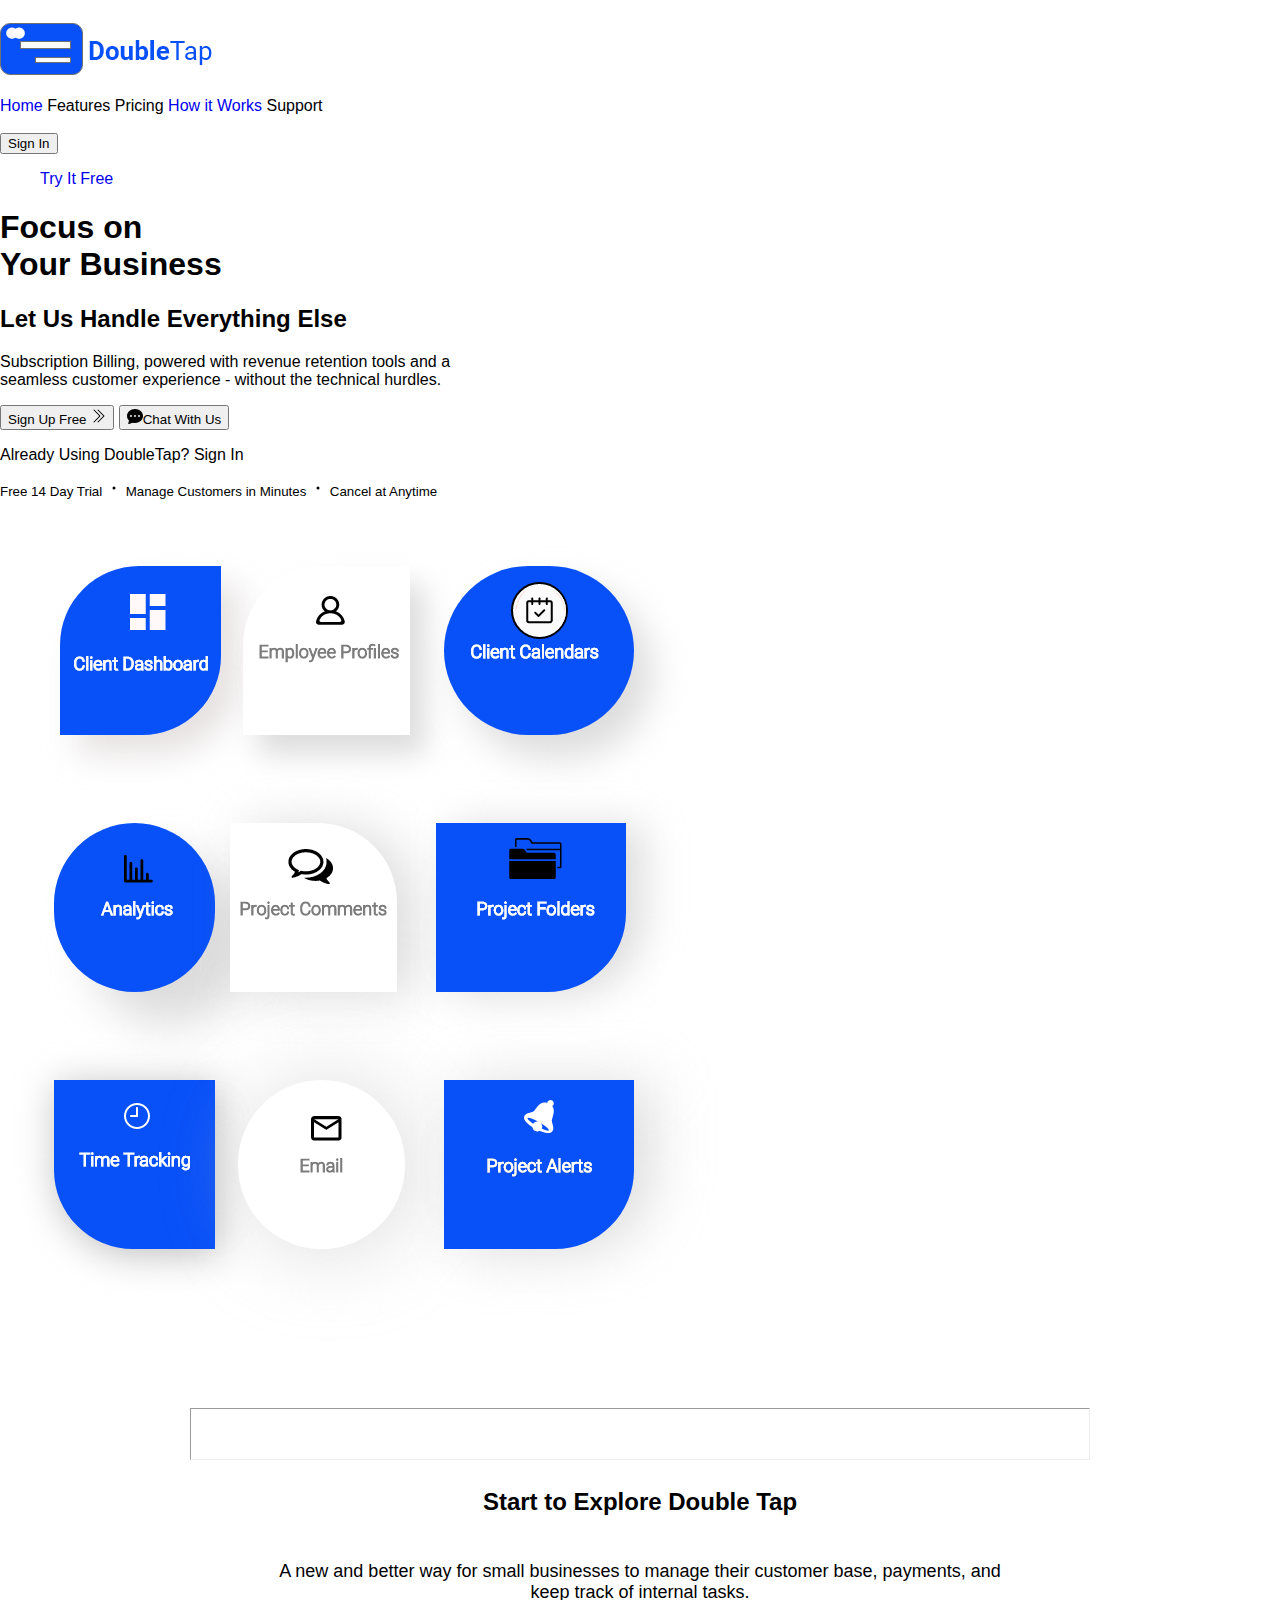
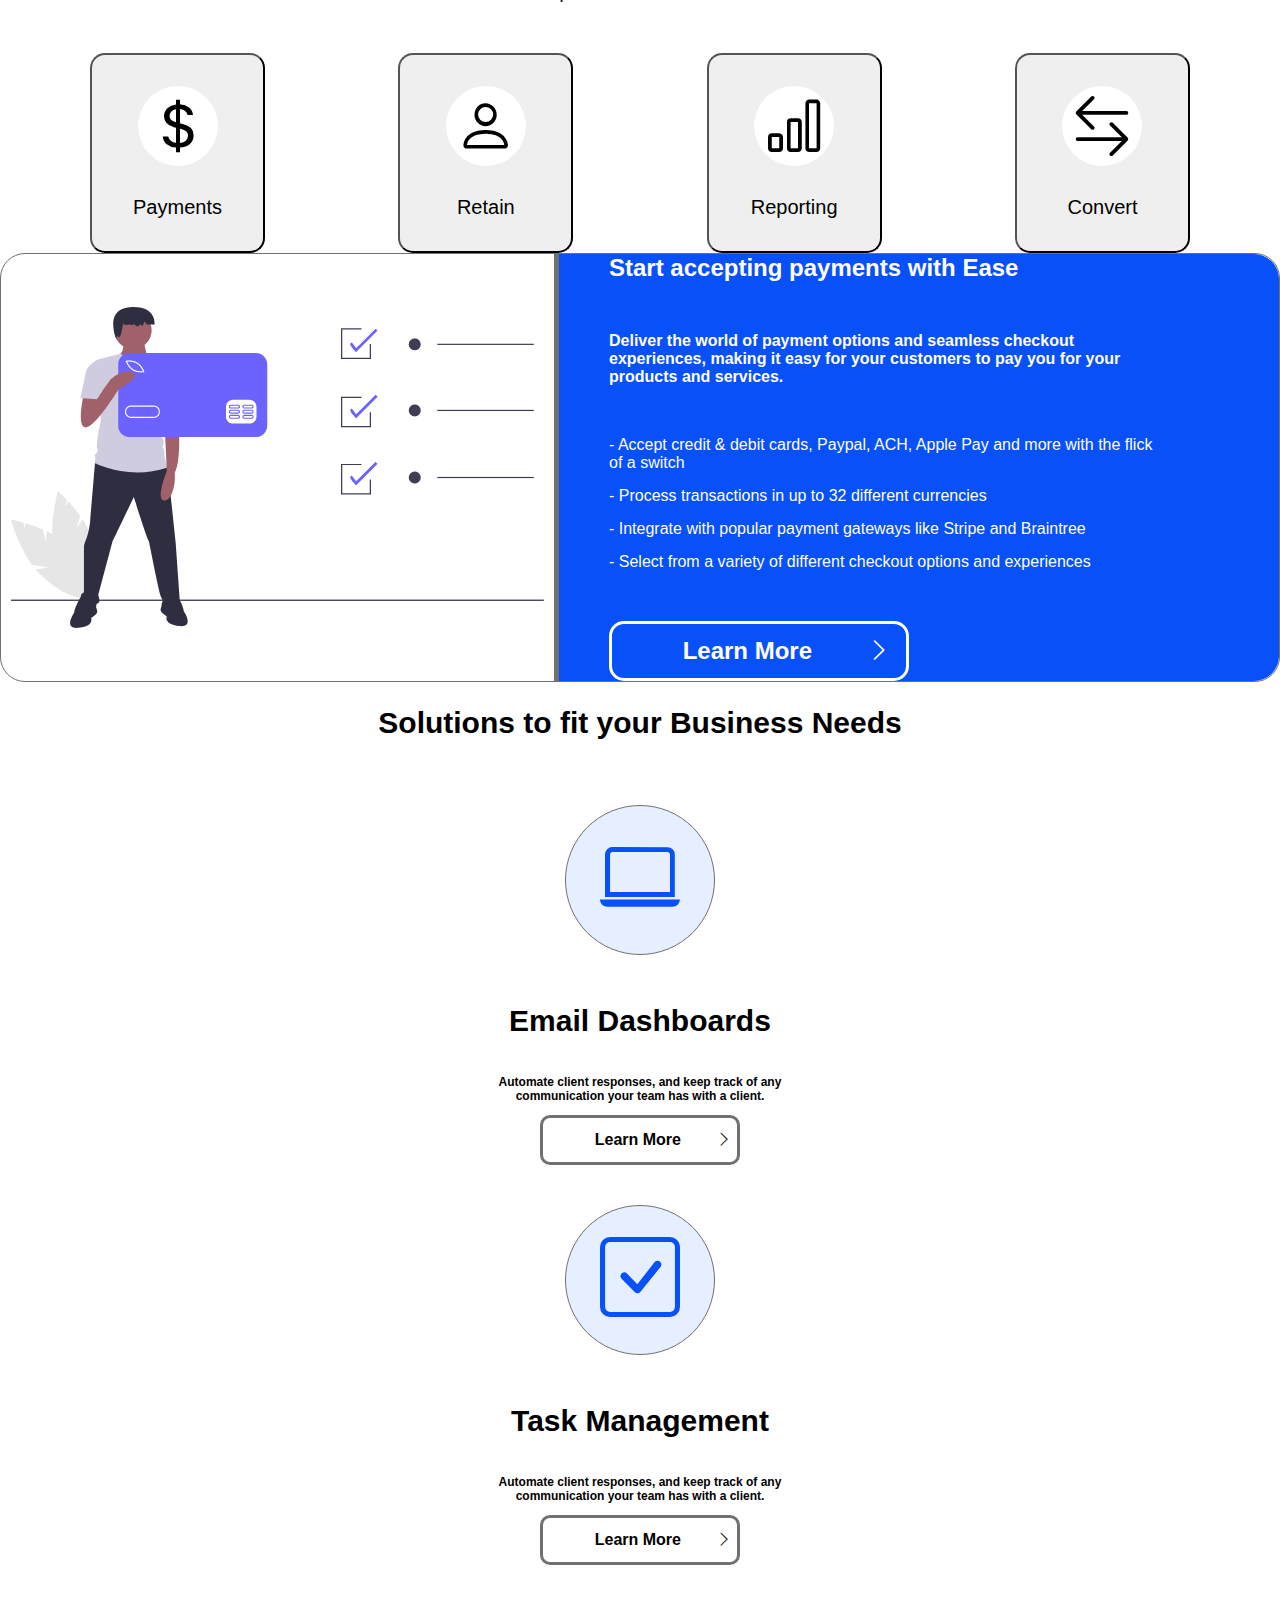
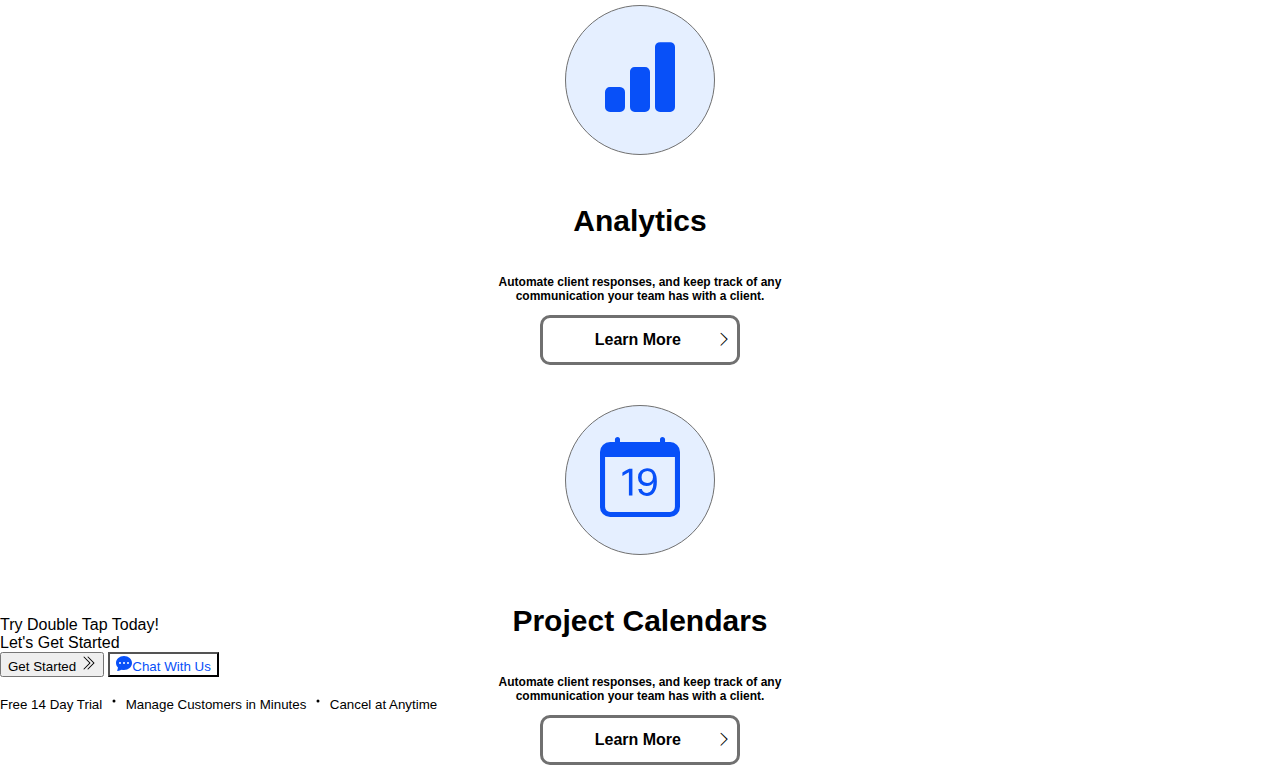
<file: index.html>
<!DOCTYPE html>
<html lang="en">
<head>
    <meta charset="UTF-8">
    <meta http-equiv="X-UA-Compatible" content="IE=edge">
    <meta name="viewport" content="width=device-width, initial-scale=1.0">
    <title>Landing</title>
    <!-- Bootstrap Link -->
    <link href="https://cdn.jsdelivr.net/npm/bootstrap@5.2.2/dist/css/bootstrap.min.css" rel="stylesheet" integrity="sha384-Zenh87qX5JnK2Jl0vWa8Ck2rdkQ2Bzep5IDxbcnCeuOxjzrPF/et3URy9Bv1WTRi" crossorigin="anonymous">
    <script src="https://cdn.jsdelivr.net/npm/bootstrap@5.2.2/dist/js/bootstrap.bundle.min.js" integrity="sha384-OERcA2EqjJCMA+/3y+gxIOqMEjwtxJY7qPCqsdltbNJuaOe923+mo//f6V8Qbsw3" crossorigin="anonymous"></script>
    <!-- Boostrap Icon Link -->
    <link rel="stylesheet" href="https://cdn.jsdelivr.net/npm/bootstrap-icons@1.9.1/font/bootstrap-icons.css">
    <!-- CSS Link -->
    <link rel="stylesheet" href="./assets/css/main.css">
</head>

<body>
<!-- START NAVBAR/TOP SECTION (LUCAS) -->
<!-- left section -->
<nav class="pt-5 pb-5">
    <div class="d-flex justify-content-around ">
  ​
      <div>
        <div>
          <img src="./assets/images/Logo-1.png" alt="...">
        </div>
      </div>
  ​
      <!-- middle section -->
  ​
      <div class="d-flex flex-row fs-4 pt-3">
  ​
        <a href="./index.html" class="nav-link active me-5 ms-5">Home</a>
        <a class="nav-link disabled me-5 ms-5">Features</a>
        <a class="nav-link disabled me-5 ms-5">Pricing</a>
        <a href="./how-it-works.html" class="nav-link active me-5 ms-5">How it Works</a>
        <a class="nav-link disabled me-5 ms-5">Support</a>
  ​
      </div>
  ​
  ​
      <!-- end section -->
      <div class="d-flex flex-row">
        <button class="btn btn-sm btn-outline-primary btn-lg me-4 fs-3 pe-3 ps-3" type="button">Sign In</button>
        <ul class="nav nav-pills">
  ​
          <a href="./sign-up.html" class="nav-link active fs-3 pe-3 ps-3" aria-current="page" href="#">Try It Free</a>
  ​
        </ul>
      </div>
    </div>
  </nav>

  <div class="container-flud container px-4 ">
    <div class="row">
      <div class="col-6">
        <h1 class="display-1 fw-bold lh-base mb-3 mt-5">Focus on <br> Your Business</h1>
        <h2 class="fs-2 mb-4">Let Us Handle Everything Else</h2>
        <p class="fs-4 fw-lighter mb-5">Subscription Billing, powered with revenue retention tools and a <br>seamless
          customer experience - without the technical hurdles.</p>
        <div class="mb-5">
          <!-- BUTTON #1 -->
          <a href="./sign-up.html"><button type="button" class="btn btn-primary btn-lg lh-lg me-3 pe-4 ps-4">Sign Up Free
            <svg xmlns="http://www.w3.org/2000/svg" width="16" height="16" fill="currentColor"
              class="bi bi-chevron-double-right ps-1" viewBox="0 0 16 16">
              <path fill-rule="evenodd"
                d="M3.646 1.646a.5.5 0 0 1 .708 0l6 6a.5.5 0 0 1 0 .708l-6 6a.5.5 0 0 1-.708-.708L9.293 8 3.646 2.354a.5.5 0 0 1 0-.708z" />
              <path fill-rule="evenodd"
                d="M7.646 1.646a.5.5 0 0 1 .708 0l6 6a.5.5 0 0 1 0 .708l-6 6a.5.5 0 0 1-.708-.708L13.293 8 7.646 2.354a.5.5 0 0 1 0-.708z" />
            </svg></button></a>
          <!-- BUTTON #2 -->
          <button type="button" class="btn btn-outline-primary btn-lg lh-lg pe-4 ps-4">
            <svg xmlns="http://www.w3.org/2000/svg" width="16" height="16" fill="currentColor"
              class="bi bi-chat-dots-fill pe-1" viewBox="0 0 16 16">
              <path
                d="M16 8c0 3.866-3.582 7-8 7a9.06 9.06 0 0 1-2.347-.306c-.584.296-1.925.864-4.181 1.234-.2.032-.352-.176-.273-.362.354-.836.674-1.95.77-2.966C.744 11.37 0 9.76 0 8c0-3.866 3.582-7 8-7s8 3.134 8 7zM5 8a1 1 0 1 0-2 0 1 1 0 0 0 2 0zm4 0a1 1 0 1 0-2 0 1 1 0 0 0 2 0zm3 1a1 1 0 1 0 0-2 1 1 0 0 0 0 2z"
                class="text-primary">
            </svg>Chat With Us</button>
        </div>
        <p class="lh-lg fs-4">Already Using DoubleTap? Sign In</p>
        <p class="lh-lg fs-5"><small>Free 14 Day Trial
            <svg xmlns="http://www.w3.org/2000/svg" width="16" height="16" fill="currentColor" class="bi bi-dot"
              viewBox="0 0 16 16">
              <path d="M8 9.5a1.5 1.5 0 1 0 0-3 1.5 1.5 0 0 0 0 3z" />
            </svg> Manage Customers in Minutes
            <svg xmlns="http://www.w3.org/2000/svg" width="16" height="16" fill="currentColor" class="bi bi-dot"
              viewBox="0 0 16 16">
              <path d="M8 9.5a1.5 1.5 0 1 0 0-3 1.5 1.5 0 0 0 0 3z" />
            </svg> Cancel at Anytime</small></p>
      </div>
      ​
      <div class="col-6">
        <img src="./assets/images/Header-Side-1.png">
      </div>
​
    </div>
<!-- END NAVBAR/TOP SECTION (LUCAS) -->

<!-- START LANDING SECTION (JOHN) -->
    <section class="land">
        <div class="land-top">
            <hr>
            <h2>Start to Explore Double Tap</h2>
            <p>A new and better way for small businesses to manage their customer base, payments, and keep track of internal tasks.</p>
            
            <div class="land-top-buttons">
                <a href="how-it-works.html">
                <button type="button" class="btn btn-outline-dark land-top-btn">
                    <i class="bi bi-currency-dollar land-top-icon"></i>
                    <p>Payments</p>
                </button></a>
                <a href="how-it-works.html">
                <button type="button" class="btn btn-outline-dark land-top-btn">
                    <i class="bi bi-person land-top-icon"></i>
                    <p>Retain</p>
                </button></a>
                <a href="how-it-works.html">
                <button type="button" class="btn btn-outline-dark land-top-btn">
                    <i class="bi bi-bar-chart land-top-icon"></i>
                    <p>Reporting</p>
                </button></a>
                <a href="how-it-works.html">
                <button type="button" class="btn btn-outline-dark land-top-btn">
                    <i class="bi bi-arrow-left-right land-top-icon"></i>
                    <p>Convert</p>
                </button></a>
            </div>
        </div>

        <div class="land-mid">
            <div class="land-hero">
                <img src="./assets/images/credit-card-picture.png" alt="">
            </div>

            <div class="land-hero-text">
                <h2>Start accepting payments with Ease</h2>
                <p>Deliver the world of payment options and seamless checkout experiences, 
                    making it easy for your customers to pay you for your products and services.</p>
                <ul class="land-hero-list">
                    <li>- Accept credit & debit cards, Paypal, ACH, Apple Pay and more with the flick of a switch</li>
                    <li>- Process transactions in up to 32 different currencies</li>
                    <li>- Integrate with popular payment gateways like Stripe and Braintree</li>
                    <li>- Select from a variety of different checkout options and experiences</li>
                </ul>
                <a href="how-it-works.html" class="land-btn-learn">Learn More<i class="bi bi-chevron-right"></i></a>
            </div>
        </div>

        <div class="land-bot">
            <h2>Solutions to fit your Business Needs</h2>

            <div class="container overflow-hidden text-center">
                <div class="row gy-5">
                    <div class="col-6">
                        <div class="p-3">
                            <div class="land-bot-icon-box">
                                <i class="bi bi-laptop"></i>
                            </div>
                            <h2>Email Dashboards</h2>
                            <p>Automate client responses, and keep track of any communication your team has with a client.</p>
                            <a href="how-it-works.html" class="land-btn-learn">Learn More<i class="bi bi-chevron-right"></i></a>
                        </div>
                    </div>

                    <div class="col-6">
                        <div class="p-3">
                            <div class="land-bot-icon-box">
                                <i class="bi bi-check-square"></i>
                            </div>
                            <h2>Task Management</h2>
                            <p>Automate client responses, and keep track of any communication your team has with a client.</p>
                            <a href="how-it-works.html" class="land-btn-learn">Learn More<i class="bi bi-chevron-right"></i></a>
                        </div>
                    </div>

                    <div class="col-6">
                        <div class="p-3">
                            <div class="land-bot-icon-box">
                                <i class="bi bi-bar-chart-fill"></i>
                            </div>
                            <h2>Analytics</h2>
                            <p>Automate client responses, and keep track of any communication your team has with a client.</p>
                            <a href="how-it-works.html" class="land-btn-learn">Learn More<i class="bi bi-chevron-right"></i></a>
                        </div>
                    </div>

                    <div class="col-6">
                        <div class="p-3">
                            <div class="land-bot-icon-box">
                                <i class="bi bi-calendar-date"></i>
                            </div>
                            <h2>Project Calendars</h2>
                            <p>Automate client responses, and keep track of any communication your team has with a client.</p>
                            <a href="how-it-works.html" class="land-btn-learn">Learn More<i class="bi bi-chevron-right"></i></a>
                        </div>
                    </div>
                </div>
            </div>
        </div>
    </section>
<!-- END LANDING SECTION (JOHN) -->

<!-- START FOOTER SECTION (LUCAS) -->
<footer class="mt-5">
    <div class="text-bg-primary p-3 text-center fs-5 pb-5 pt-5 mx-auto" style="width: 1300px">
        <p class="ratio" style="--bs-aspect-ratio: 5%;"></p>
        <div class="text-bg-primary p-3 text-center fs-1 fw-bold pt-5 pb-5">Try Double Tap Today!</div>
        <div class="text-bg-primary p-3 text-center fs-5 pb-5">Let's Get Started</div>
        <!-- BUTTON #1 -->
        <div class="text-bg-primary ps-3 text-center">
            <a href="./sign-up.html"><button type="button" class="btn btn-success btn-lg lh-lg me-3 pe-5 ps-5 pt-2 fs-5">Get Started
                <svg xmlns="http://www.w3.org/2000/svg" width="16" height="16" fill="currentColor"
                    class="bi bi-chevron-double-right ps-1" viewBox="0 0 16 16">
                    <path fill-rule="evenodd"
                        d="M3.646 1.646a.5.5 0 0 1 .708 0l6 6a.5.5 0 0 1 0 .708l-6 6a.5.5 0 0 1-.708-.708L9.293 8 3.646 2.354a.5.5 0 0 1 0-.708z" />
                    <path fill-rule="evenodd"
                        d="M7.646 1.646a.5.5 0 0 1 .708 0l6 6a.5.5 0 0 1 0 .708l-6 6a.5.5 0 0 1-.708-.708L13.293 8 7.646 2.354a.5.5 0 0 1 0-.708z" />
                </svg></button></a>
            <!-- BUTTON #2 -->
            <button type="button" class="btn text-wrap  fs-5 btn-lg lh-lg pe-4 ps-4 ms-5 btn-chat">
                <svg xmlns="http://www.w3.org/2000/svg" width="16" height="16" fill="currentColor"
                    class="bi bi-chat-dots-fill pe-1 " viewBox="0 0 16 16">
                    <path
                        d="M16 8c0 3.866-3.582 7-8 7a9.06 9.06 0 0 1-2.347-.306c-.584.296-1.925.864-4.181 1.234-.2.032-.352-.176-.273-.362.354-.836.674-1.95.77-2.966C.744 11.37 0 9.76 0 8c0-3.866 3.582-7 8-7s8 3.134 8 7zM5 8a1 1 0 1 0-2 0 1 1 0 0 0 2 0zm4 0a1 1 0 1 0-2 0 1 1 0 0 0 2 0zm3 1a1 1 0 1 0 0-2 1 1 0 0 0 0 2z"
                        class="text-primary">
                </svg>Chat With Us</button>
            <p class="ratio" style="--bs-aspect-ratio: 5%;"></p>
        </div>
        <small>Free 14 Day Trial
            <svg xmlns="http://www.w3.org/2000/svg" width="16" height="16" fill="currentColor" class="bi bi-dot"
                viewBox="0 0 16 16">
                <path d="M8 9.5a1.5 1.5 0 1 0 0-3 1.5 1.5 0 0 0 0 3z" />
            </svg> Manage Customers in Minutes
            <svg xmlns="http://www.w3.org/2000/svg" width="16" height="16" fill="currentColor" class="bi bi-dot"
                viewBox="0 0 16 16">
                <path d="M8 9.5a1.5 1.5 0 1 0 0-3 1.5 1.5 0 0 0 0 3z" />
            </svg> Cancel at Anytime</small></p>
        <p class="ratio" style="--bs-aspect-ratio: 10%;"></p>
    </div>
    </div>
</footer>
<!-- END FOOTER SECTION (LUCAS) -->
</body>
</html>
</file>
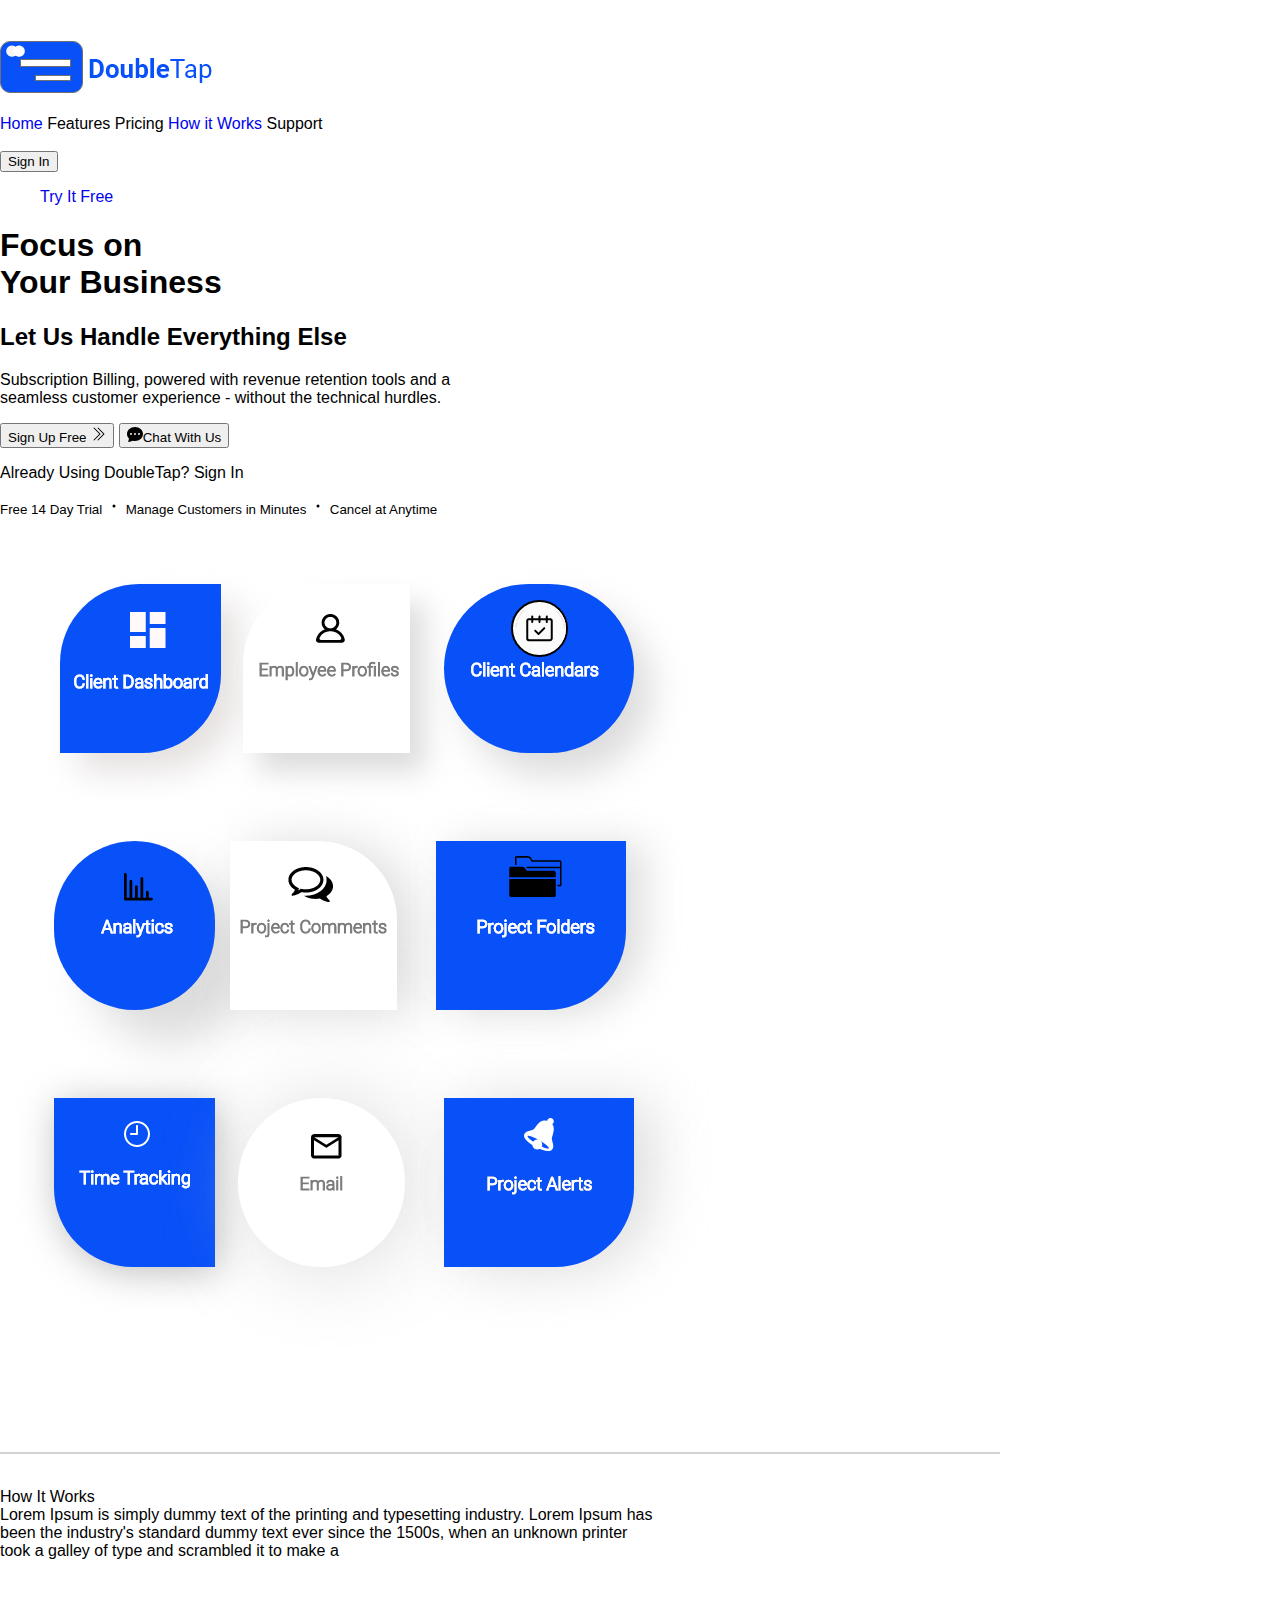
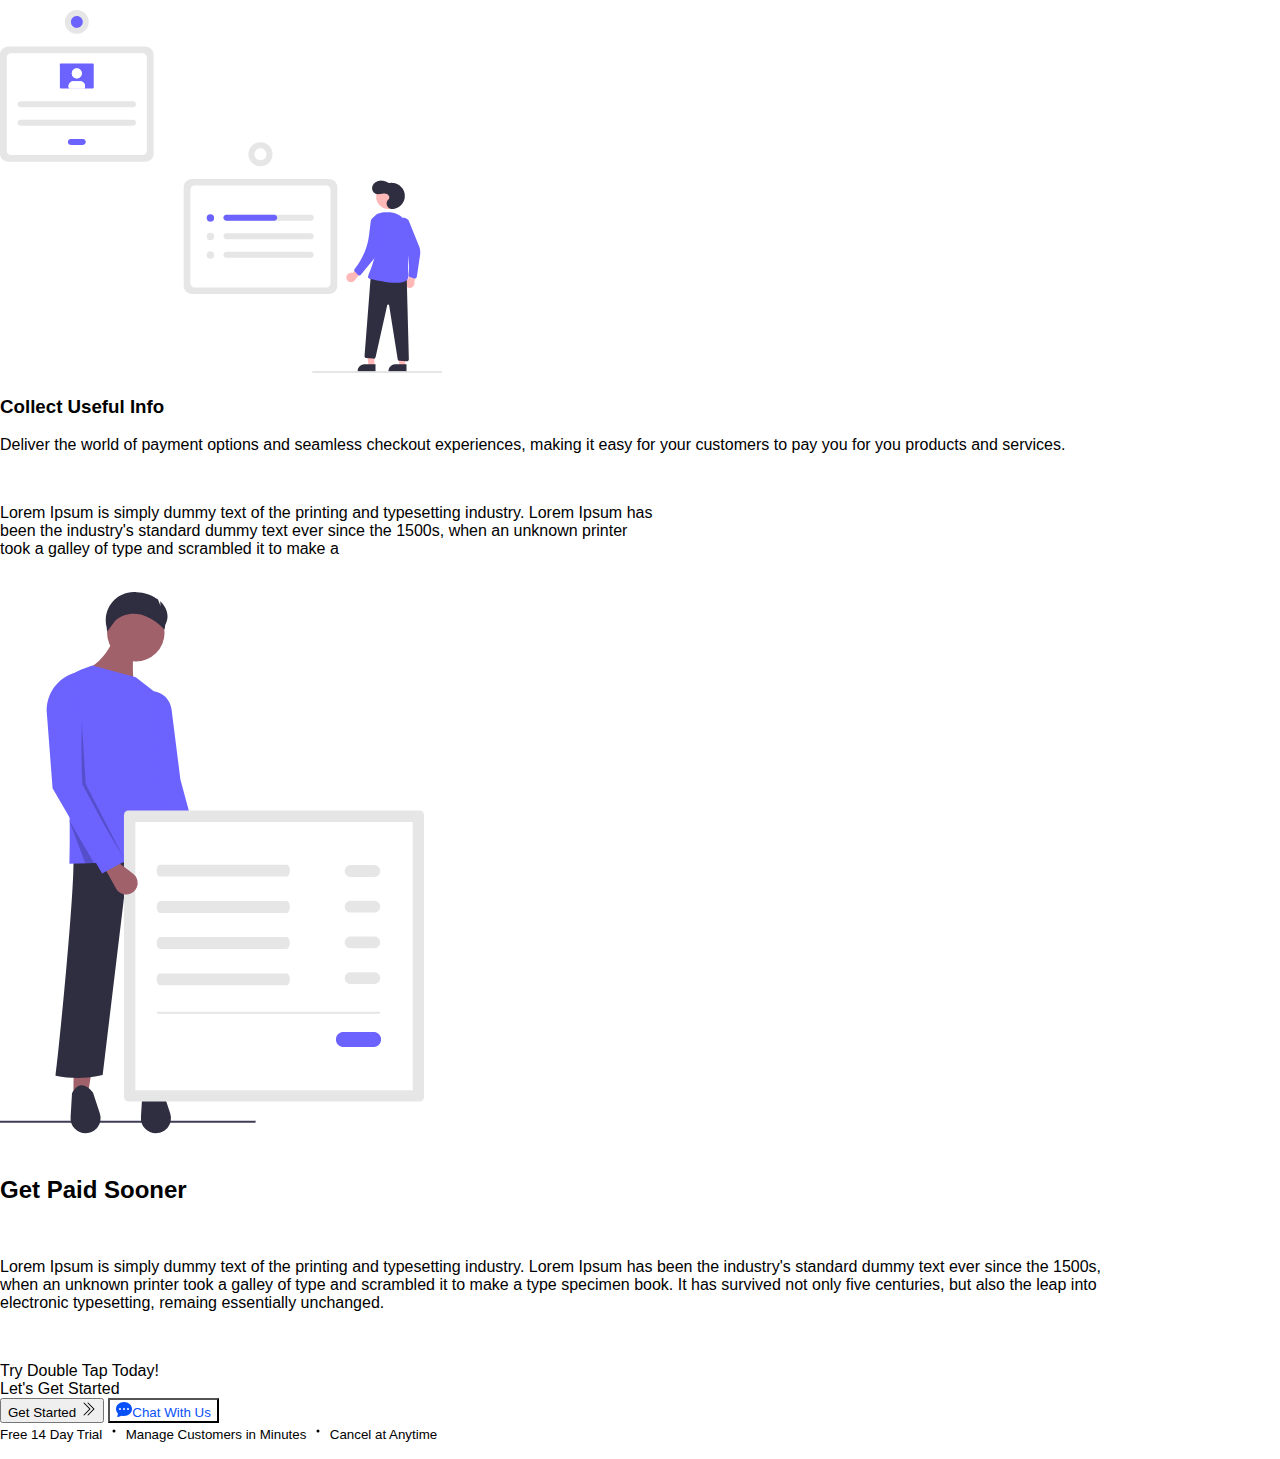
<file: how-it-works.html>
<!DOCTYPE html>
<html lang="en">
​
<head>
  <meta charset="UTF-8">
  <meta http-equiv="X-UA-Compatible" content="IE=edge">
  <meta name="viewport" content="width=device-width, initial-scale=1.0">
  <title>Nav Bar Hero</title>
  <link href="https://cdn.jsdelivr.net/npm/bootstrap@5.2.2/dist/css/bootstrap.min.css" rel="stylesheet"
    integrity="sha384-Zenh87qX5JnK2Jl0vWa8Ck2rdkQ2Bzep5IDxbcnCeuOxjzrPF/et3URy9Bv1WTRi" crossorigin="anonymous">
  <script src="https://cdn.jsdelivr.net/npm/bootstrap@5.2.2/dist/js/bootstrap.bundle.min.js"
    integrity="sha384-OERcA2EqjJCMA+/3y+gxIOqMEjwtxJY7qPCqsdltbNJuaOe923+mo//f6V8Qbsw3"
    crossorigin="anonymous"></script>
  <link rel="stylesheet" href="./assets/css//main.css">
</head>
​
<body>
<!-- START NAVBAR/TOP SECTION (LUCAS) -->
<!-- left section -->
<nav class="pt-5 pb-5">
  <div class="d-flex justify-content-around ">
​
    <div>
      <div>
        <img src="./assets/images/Logo-1.png" alt="...">
      </div>
    </div>
​
    <!-- middle section -->
​
    <div class="d-flex flex-row fs-4 pt-3">
​
      <a href="./index.html" class="nav-link active me-5 ms-5">Home</a>
      <a class="nav-link disabled me-5 ms-5">Features</a>
      <a class="nav-link disabled me-5 ms-5">Pricing</a>
      <a href="./how-it-works.html" class="nav-link active me-5 ms-5">How it Works</a>
      <a class="nav-link disabled me-5 ms-5">Support</a>
​
    </div>
​
​
    <!-- end section -->
    <div class="d-flex flex-row">
      <button class="btn btn-sm btn-outline-primary btn-lg me-4 fs-3 pe-3 ps-3" type="button">Sign In</button>
      <ul class="nav nav-pills">
​
        <a href="./sign-up.html" class="nav-link active fs-3 pe-3 ps-3" aria-current="page" href="#">Try It Free</a>
​
      </ul>
    </div>
  </div>
</nav>

  <div class="container-flud container px-4 ">
    <div class="row">
      <div class="col-6">
        <h1 class="display-1 fw-bold lh-base mb-3 mt-5">Focus on <br> Your Business</h1>
        <h2 class="fs-2 mb-4">Let Us Handle Everything Else</h2>
        <p class="fs-4 fw-lighter mb-5">Subscription Billing, powered with revenue retention tools and a <br>seamless
          customer experience - without the technical hurdles.</p>
        <div class="mb-5">
          <!-- BUTTON #1 -->
          <a href="./sign-up.html"><button type="button" class="btn btn-primary btn-lg lh-lg me-3 pe-4 ps-4">Sign Up Free
            <svg xmlns="http://www.w3.org/2000/svg" width="16" height="16" fill="currentColor"
              class="bi bi-chevron-double-right ps-1" viewBox="0 0 16 16">
              <path fill-rule="evenodd"
                d="M3.646 1.646a.5.5 0 0 1 .708 0l6 6a.5.5 0 0 1 0 .708l-6 6a.5.5 0 0 1-.708-.708L9.293 8 3.646 2.354a.5.5 0 0 1 0-.708z" />
              <path fill-rule="evenodd"
                d="M7.646 1.646a.5.5 0 0 1 .708 0l6 6a.5.5 0 0 1 0 .708l-6 6a.5.5 0 0 1-.708-.708L13.293 8 7.646 2.354a.5.5 0 0 1 0-.708z" />
            </svg></button></a>
          <!-- BUTTON #2 -->
          <button type="button" class="btn btn-outline-primary btn-lg lh-lg pe-4 ps-4">
            <svg xmlns="http://www.w3.org/2000/svg" width="16" height="16" fill="currentColor"
              class="bi bi-chat-dots-fill pe-1" viewBox="0 0 16 16">
              <path
                d="M16 8c0 3.866-3.582 7-8 7a9.06 9.06 0 0 1-2.347-.306c-.584.296-1.925.864-4.181 1.234-.2.032-.352-.176-.273-.362.354-.836.674-1.95.77-2.966C.744 11.37 0 9.76 0 8c0-3.866 3.582-7 8-7s8 3.134 8 7zM5 8a1 1 0 1 0-2 0 1 1 0 0 0 2 0zm4 0a1 1 0 1 0-2 0 1 1 0 0 0 2 0zm3 1a1 1 0 1 0 0-2 1 1 0 0 0 0 2z"
                class="text-primary">
            </svg>Chat With Us</button>
        </div>
        <p class="lh-lg fs-4">Already Using DoubleTap? Sign In</p>
        <p class="lh-lg fs-5"><small>Free 14 Day Trial
            <svg xmlns="http://www.w3.org/2000/svg" width="16" height="16" fill="currentColor" class="bi bi-dot"
              viewBox="0 0 16 16">
              <path d="M8 9.5a1.5 1.5 0 1 0 0-3 1.5 1.5 0 0 0 0 3z" />
            </svg> Manage Customers in Minutes
            <svg xmlns="http://www.w3.org/2000/svg" width="16" height="16" fill="currentColor" class="bi bi-dot"
              viewBox="0 0 16 16">
              <path d="M8 9.5a1.5 1.5 0 1 0 0-3 1.5 1.5 0 0 0 0 3z" />
            </svg> Cancel at Anytime</small></p>
      </div>
​
      <div class="col-6">
        <img src="./assets/images/Header-Side-1.png">
      </div>
​
    </div>

<!-- </nav> -->
​<!-- END NAVBAR/TOP SECTION (LUCAS) -->

​​<!-- START HOW-IT-WORKS SECTION (LUCAS) -->
  <!-- BODY -->

​
  </div>
  <p class="ratio" style="--bs-aspect-ratio: 5%;"></p>
  <div class="line mx-auto" style="width: 1000px"></div>
  <p class="ratio" style="--bs-aspect-ratio: 5%;"></p>
​
  <!-- HOW IT WORKS -->
  <div class="d-flex justify-content-center text-center fs-2 fw-bolder mb-5"> How It Works</div>
  <div class="d-flex justify-content-center text-center fs-3 fw-bolder lh-sm container-sm mx-auto" style="width: 660px">
    Lorem Ipsum is simply dummy text of the printing and typesetting industry. Lorem Ipsum has been the industry's
    standard dummy text ever since the 1500s, when an unknown printer took a galley of type and scrambled it to make a
  </div>
  <p class="ratio" style="--bs-aspect-ratio: 2%;"></p>
​
​
  <!-- CARD #1 -->
  <div class="container-flud">
    <div class="d-flex justify-content-center">
      <div class="row">
        <div class="col-12">
          <div class="card mb-3 " style="max-width: 1140px;">
            <div class="row g-0">
              <div class="col-md-4 ">
                <p class="ratio" style="--bs-aspect-ratio: 30%;"></p>
                <img src="./assets/images/Collect-info.png" class="img-fluid rounded-4 ps-5 pe-5" alt="...">
              </div>
              <div class="col-md-8 text-bg-primary p-3 rounded-2">
                <div class="card-body ">
                  <p class="ratio" style="--bs-aspect-ratio: 5%;"></p>
                  <h3 class="card-title text-center pt-3 pb-5 fw-bold">Collect Useful Info</h3>
                  <p class="card-text fs-5 pt-5 ps-3 fw-bold ">Deliver the world of payment options and seamless
                    checkout experiences, making it easy for your customers to pay you for you products and services.
                  </p>
                  <p class="ratio" style="--bs-aspect-ratio: 20%;"></p>
                </div>
              </div>
            </div>
          </div>
        </div>
      </div>
    </div>
​
    <!-- TEXT #2 -->
    <p class="ratio" style="--bs-aspect-ratio: 10%;"></p>
    <div class="d-flex justify-content-center text-center fs-3 fw-bolder lh-sm container mx-auto" style="width: 660px">
      Lorem Ipsum is simply dummy text of the printing and typesetting industry. Lorem Ipsum has been the industry's
      standard dummy text ever since the 1500s, when an unknown printer took a galley of type and scrambled it to make a
      </p>
    </div>
    <p class="ratio" style="--bs-aspect-ratio: 5%;"></p>
​
    <!-- CARD #2 -->
​
    <div class="container-flud ">
      <div class="d-flex justify-content-center ">
        <div class="row">
          <div class="col-12">
            <div class="card mb-3 " style="max-width: 1140px;">
              <div class="row g-0 ">
                <div class="col-md-4 ">
                  <img src="./assets/images/Take Payments.png" class="img-fluid rounded-start ps-5 pe-5 pt-5" alt="...">
                </div>
                <div class="col-md-8 text-bg-primary p-3 rounded-2">
                  <div class="card-body ">
​
                    <h2 class="card-title text-center pt-5 pb-5 fw-bold">Get Paid Sooner</h2>
​
                    <p class="card-text fs-5 pt-5 ps-3 fw-bold ">Lorem Ipsum is simply dummy text of the printing and
                      typesetting industry. Lorem Ipsum has been the industry's standard dummy text ever since the
                      1500s, when an unknown printer took a galley of type and scrambled it to make a type specimen
                      book. It has survived not only five centuries, but also the leap into electronic typesetting,
                      remaing essentially unchanged.</p>
                    <p class="ratio" style="--bs-aspect-ratio: 20%;"></p>
                  </div>
                </div>
              </div>
            </div>
          </div>
        </div>
      </div>
​​<!-- END HOW-IT-WORKS SECTION (LUCAS) -->
​

​
<!-- START FOOTER SECTION (LUCAS) -->
<footer class="mt-5">
  <p class="ratio" style="--bs-aspect-ratio: 5%;"></p>
  <div class="text-bg-primary p-3 text-center fs-1 fw-bold pt-5 pb-5">Try Double Tap Today!</div>
  <div class="text-bg-primary p-3 text-center fs-5 pb-5">Let's Get Started</div>
  <!-- BUTTON #1 -->
  <div class="text-bg-primary ps-3 text-center">
    <a href="./sign-up.html">
    <button type="button" class="btn btn-success btn-lg lh-lg me-3 pe-5 ps-5 pt-2 fs-5">Get Started
      <svg xmlns="http://www.w3.org/2000/svg" width="16" height="16" fill="currentColor"
        class="bi bi-chevron-double-right ps-1" viewBox="0 0 16 16">
        <path fill-rule="evenodd"
          d="M3.646 1.646a.5.5 0 0 1 .708 0l6 6a.5.5 0 0 1 0 .708l-6 6a.5.5 0 0 1-.708-.708L9.293 8 3.646 2.354a.5.5 0 0 1 0-.708z" />
        <path fill-rule="evenodd"
          d="M7.646 1.646a.5.5 0 0 1 .708 0l6 6a.5.5 0 0 1 0 .708l-6 6a.5.5 0 0 1-.708-.708L13.293 8 7.646 2.354a.5.5 0 0 1 0-.708z" />
      </svg></button></a>
    <!-- BUTTON #2 -->
    <button type="button" class="btn text-wrap  fs-5 btn-lg lh-lg pe-4 ps-4 ms-5 btn-chat">
      <svg xmlns="http://www.w3.org/2000/svg" width="16" height="16" fill="currentColor"
        class="bi bi-chat-dots-fill pe-1 " viewBox="0 0 16 16">
        <path
          d="M16 8c0 3.866-3.582 7-8 7a9.06 9.06 0 0 1-2.347-.306c-.584.296-1.925.864-4.181 1.234-.2.032-.352-.176-.273-.362.354-.836.674-1.95.77-2.966C.744 11.37 0 9.76 0 8c0-3.866 3.582-7 8-7s8 3.134 8 7zM5 8a1 1 0 1 0-2 0 1 1 0 0 0 2 0zm4 0a1 1 0 1 0-2 0 1 1 0 0 0 2 0zm3 1a1 1 0 1 0 0-2 1 1 0 0 0 0 2z"
          class="text-primary">
      </svg>Chat With Us</button>
  </div>
  </div>
  <div class="text-bg-primary p-3 text-center fs-5 pb-5 pt-5"><small>Free 14 Day Trial
      <svg xmlns="http://www.w3.org/2000/svg" width="16" height="16" fill="currentColor" class="bi bi-dot"
        viewBox="0 0 16 16">
        <path d="M8 9.5a1.5 1.5 0 1 0 0-3 1.5 1.5 0 0 0 0 3z" />
      </svg> Manage Customers in Minutes
      <svg xmlns="http://www.w3.org/2000/svg" width="16" height="16" fill="currentColor" class="bi bi-dot"
        viewBox="0 0 16 16">
        <path d="M8 9.5a1.5 1.5 0 1 0 0-3 1.5 1.5 0 0 0 0 3z" />
      </svg> Cancel at Anytime</small></p>
    <p class="ratio" style="--bs-aspect-ratio: 10%;"></p>
  </div>
</footer>
<!-- END FOOTER SECTION (LUCAS) -->
</body>
</html>
</file>
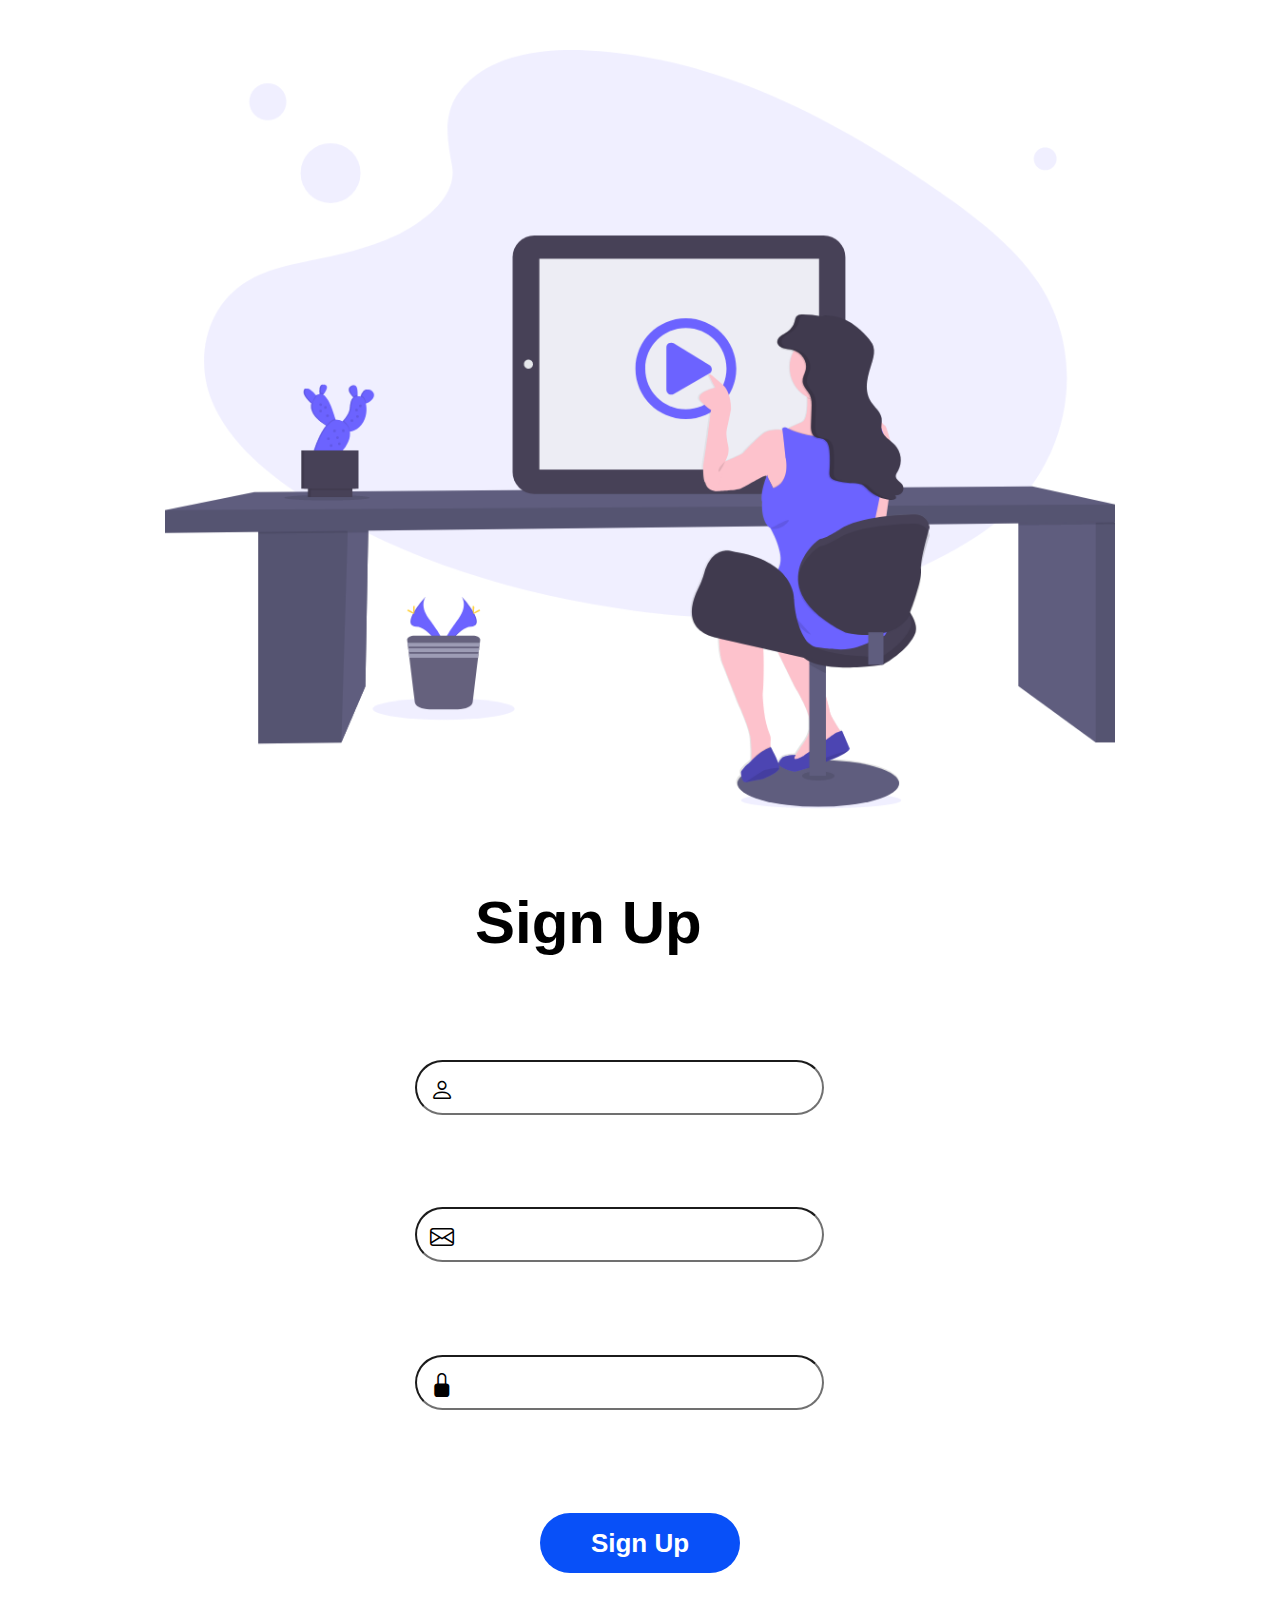
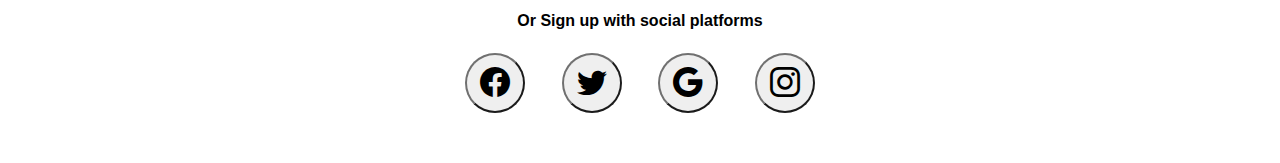
<file: sign-up.html>
<!DOCTYPE html>
<html lang="en">
<head>
    <meta charset="UTF-8">
    <meta http-equiv="X-UA-Compatible" content="IE=edge">
    <meta name="viewport" content="width=device-width, initial-scale=1.0">
    <title>Sign-Up</title>
    <!-- Bootstrap Link -->
    <link href="https://cdn.jsdelivr.net/npm/bootstrap@5.2.2/dist/css/bootstrap.min.css" rel="stylesheet" integrity="sha384-Zenh87qX5JnK2Jl0vWa8Ck2rdkQ2Bzep5IDxbcnCeuOxjzrPF/et3URy9Bv1WTRi" crossorigin="anonymous">
    <script src="https://cdn.jsdelivr.net/npm/bootstrap@5.2.2/dist/js/bootstrap.bundle.min.js" integrity="sha384-OERcA2EqjJCMA+/3y+gxIOqMEjwtxJY7qPCqsdltbNJuaOe923+mo//f6V8Qbsw3" crossorigin="anonymous"></script>
    <!-- Boostrap Icon Link -->
    <link rel="stylesheet" href="https://cdn.jsdelivr.net/npm/bootstrap-icons@1.9.1/font/bootstrap-icons.css">
    <!-- CSS Link -->
    <link rel="stylesheet" href="./assets/css/sign-up.css">
</head>

<body>
    <section class="hero">
        <div class="hero-left">
            <h1>Sign Up</h1>

            <div class="forms">
                <div class="form-box">
                    <i class="bi bi-person"></i>
                    <input class="form-control form-control-lg" id="username" type="text" aria-label=".form-control-lg example">
                </div>
                
                <div class="form-box">
                    <i class="bi bi-envelope"></i>
                    <input class="form-control form-control-lg" id="email" type="text" aria-label=".form-control-lg example">
                </div>
                
                <div class="form-box">
                    <i class="bi bi-lock-fill"></i>
                    <input class="form-control form-control-lg" id="password" type="text" ria-label=".form-control-lg example">
                </div>
            </div>

            <div class="hero-left-bottom">
                <a href="https://www.youtube.com/watch?v=dQw4w9WgXcQ" class="btn-blue">Sign Up</a>
                <p>Or Sign up with social platforms</p>

                <div class="social-buttons">
                    <button type="button" class="btn btn-outline-dark btn-social">
                        <a href="https://facebook.com"><i class="bi bi-facebook icon-social"></i></a>
                    </button>
                    <button type="button" class="btn btn-outline-dark btn-social">
                        <a href="https://twitter.com"><i class="bi bi-twitter icon-social"></i></a>
                    </button>
                    <button type="button" class="btn btn-outline-dark btn-social">
                        <a href="https://google.com"><i class="bi bi-google icon-social"></i></a>
                    </button>
                    <button type="button" class="btn btn-outline-dark btn-social">
                        <a href="https://instagram.com"><i class="bi bi-instagram icon-social"></i></a>
                    </button>
                </div>
            </div>
        </div>

        <div class="hero-right">
            <img src="./assets/images/Group 10.png" alt="">
        </div>
    </section>
</body>
</html>
</file>
<file: assets/css/main.css>
* {
    box-sizing: border-box;
}

a {
    text-decoration: none;
}

body {
    margin: 0;
    font-family: 'Arial', sans-serif;
}

/* 1550 x 2270 */

.land {
    display: flex;
    flex-direction: column;
    justify-content: space-between;
    max-width: 1400px;
    height: 2400px;
    margin: 0 auto;
}

/* START TOP OF LANDING */
.land-top {
    display: flex;
    flex-direction: column;
    width: 1100px;
    height: 500px;
    text-align: center;
    margin: 0 auto;
}

.land-top hr {
    margin-left: 100px;
    margin-right: 100px;
    padding-bottom: 50px;
}

.land-top h2 {
    font-weight: bolder;
    padding-bottom: 25px;
}

.land-top p {
    font-size: 18px;
    font-weight: 500;
    margin: 0 175px;
    padding-bottom: 50px;
}

.land-top-buttons {
    display: flex;
    justify-content: space-between;
}

.land-top-btn {
    width: 175px;
    height: 200px;
    border-radius: 15px;
    border-color: black;
}

.land-top-icon {
    display: block;
    width: 80px;
    height: 80px;
    font-size: 60px;
    line-height: 60px;
    color: black;
    margin: 0 auto;
    padding: 10px;
    border-radius: 50%;
    background-color: white;
}

.land-top-btn p {
    font-size: 20px;
    margin: 30px auto 0;
    padding: 0;
    color: black;
}

.land-top-buttons .btn:hover {
    background-color: rgb(8, 80, 248);
}

.land-top-btn:hover p {
    color: white;
}
/* END TOP OF LANDING (JOHN) */

/* START MID OF LANDING (JOHN) */
.land-mid {
    display: flex;
    align-items: center;
    max-width: 1300px;
    height: 650px;
    margin: 0 auto;
    border: 1px solid rgb(112, 112, 112);
    border-radius: 25px;
}

.land-hero {
    display: flex;
    align-items: center;
    height: 100%;
    border-right: 5px solid rgb(112, 112, 112);
}

.land-mid img {
    padding: 0 10px;
}

.land-hero-text {
    display: flex;
    flex-direction: column;
    justify-content: center;
    gap: 50px;
    height: 100%;
    padding-left: 50px;
    padding-right: 125px;
    color: white;
    background-color: rgb(8, 80, 248);
    border-top-right-radius: 25px;
    border-bottom-right-radius: 25px;
}

.land-hero-text h2,
.land-hero-text p {
    margin: 0;
    font-weight: bolder;
}

.land-hero-list {
    display: flex;
    flex-direction: column;
    gap: 15px;
    list-style-type: none;
    margin: 0;
    padding: 0;
}

.land-btn-learn {
    display: block;
    width: 300px;
    height: 60px;
    text-align: right;
    font-size: 24px;
    font-weight: bolder;
    line-height: 54px;
    color: white;
    border: 3px solid white;
    border-radius: 15px;
}

.land-btn-learn i {
    padding-left: 55px;
    padding-right: 15px;
}

.land-btn-learn:hover {
    color: yellow;
}
/* END MID OF LANDING (JOHN) */

/* START BOT OF LANDING (JOHN) */
.land-bot {
    text-align: center;
}

.land-bot .col-6 {
    display: flex;
    justify-content: center;
}

.land-bot .p-3 {
    width: 300px;
    height: 400px;
    display: flex;
    flex-direction: column;
    justify-content: end;
}

.land-bot-icon-box {
    display: flex;
    justify-content: center;
    align-items: center;
    width: 150px;
    height: 150px;
    border: 1px solid rgb(112, 112, 112);
    border-radius: 50%;
    background-color: rgb(229, 239, 255);
    margin: 0 auto 25px;
}

.land-bot-icon-box i {
    font-size: 80px;
    color: rgb(8, 80, 248);
}

.land-bot h2 {
    font-weight: bolder;
    font-size: 30px;
}

.land-bot p {
    font-weight: bold;
    font-size: 12px;
}

.land-bot .land-btn-learn {
    display: block;
    width: 200px;
    height: 50px;
    font-size: 16px;
    font-weight: bold;
    line-height: 44px;
    color: black;
    border: 3px solid rgb(112, 112, 112);
    border-radius: 10px;
    margin: 0 auto;
}

.land-bot .land-btn-learn i {
    padding-left: 35px;
    padding-right: 5px;
}

.land-bot .land-btn-learn:hover {
    background-color: rgb(8, 80, 248);
    color: yellow;
}
/* END BOT OF LANDING (JOHN) */

/* START OF FOOTER (LUCAS) */
.btn-chat {
    color: rgb(8, 80, 248);
    background-color: white;
}
/* START OF FOOTER (LUCAS) */

/* START HOW-IT-WORKS */
.line{
    border-bottom: 2px solid lightgray;
}
/* END HOW-IT-WORKS */
</file>
<file: assets/css/sign-up.css>
* {
    box-sizing: border-box;
}

body {
    margin: 0;
    font-family: 'Arial', sans-serif;
}

.hero {
    max-width: 1400px;
    display: flex;
    justify-content: center;
    align-items: flex-end;
    gap: 25px;
    margin: 50px auto;
}

@media (max-width: 1400px) {
    .hero {
        flex-direction: column-reverse;
        align-items: center;
        margin: 50px 0;
    }
}

/* START OF HERO-LEFT */
.hero-left {
    height: 825px;
    width: 450px;
    display: flex;
    flex-direction: column;
    justify-content: space-between;
}

.hero-left h1 {
    margin: 0px;
    font-size: 60px;
    font-weight: bold;
    padding-left: 60px;
}

@media (max-width: 500px) {
    .hero-left {
        max-width: 100%;
    }

    .hero-left h1 {
        text-align: center;
        padding: 0px;
    }
}

/* START OF FORMS */
.forms {
    height: 350px;
    display: flex;
    flex-direction: column;
    justify-content: space-between;
}

.form-box i {
    position: absolute;
    font-size: 24px;
    line-height: 24px;
    margin: 18px 15px;
}

#username,
#email,
#password {
    font-size: 26px;
    padding: 10px 20px 10px 50px;
    border-radius: 30px;
    border-color: rgb(112, 112, 112);
}

@media (max-width: 500px) {
    .form-box {
        padding: 0 15px;
    }
}
/* END OF FORMS */

/* START OF LEFT-BOTTOM */
.hero-left-bottom {
    height: 200px;
    display: flex;
    flex-direction: column;
    justify-content: space-between;
    align-items: center;
}

.btn-blue {
    text-decoration: none;
    display: block;
    font-size: 26px;
    font-weight: bold;
    color: white;
    background-color: rgb(8, 80, 248);
    height: 60px;
    text-align: center;
    line-height: 60px;
    width: 200px;
    border-radius: 30px;
    margin: 0;
}

.btn-blue:hover {
    color: yellow;
}

.hero-left p {
    text-align: center;
    font-weight: bold;
    margin-bottom: 0;
}

.social-buttons {
    width: 350px;
    height: 60px;
    display: flex;
    flex-direction: row;
    justify-content: space-between;
}

.btn-social {
    display: block;
    height: 60px;
    width: 60px;
    border-radius: 30px;
    border-color: rgb(112, 112, 112);
    font-size: 30px;
}

.icon-social {
    color: black;
}

.btn-social:hover .icon-social {
    color: yellow;  
}

.social-buttons .btn:hover {
    background-color: rgb(8, 80, 248);
}
/* END OF LEFT-BOTTOM */
/* END OF HERO-LEFT */

/* START OF HERO-RIGHT */
.hero-right img {
    width: 1000px;
}

@media (max-width: 1400px) {
    .hero-right img {
        max-width: 100%;
        padding: 0 25px 50px;
    }
}
/* START OF HERO-RIGHT */
</file>
